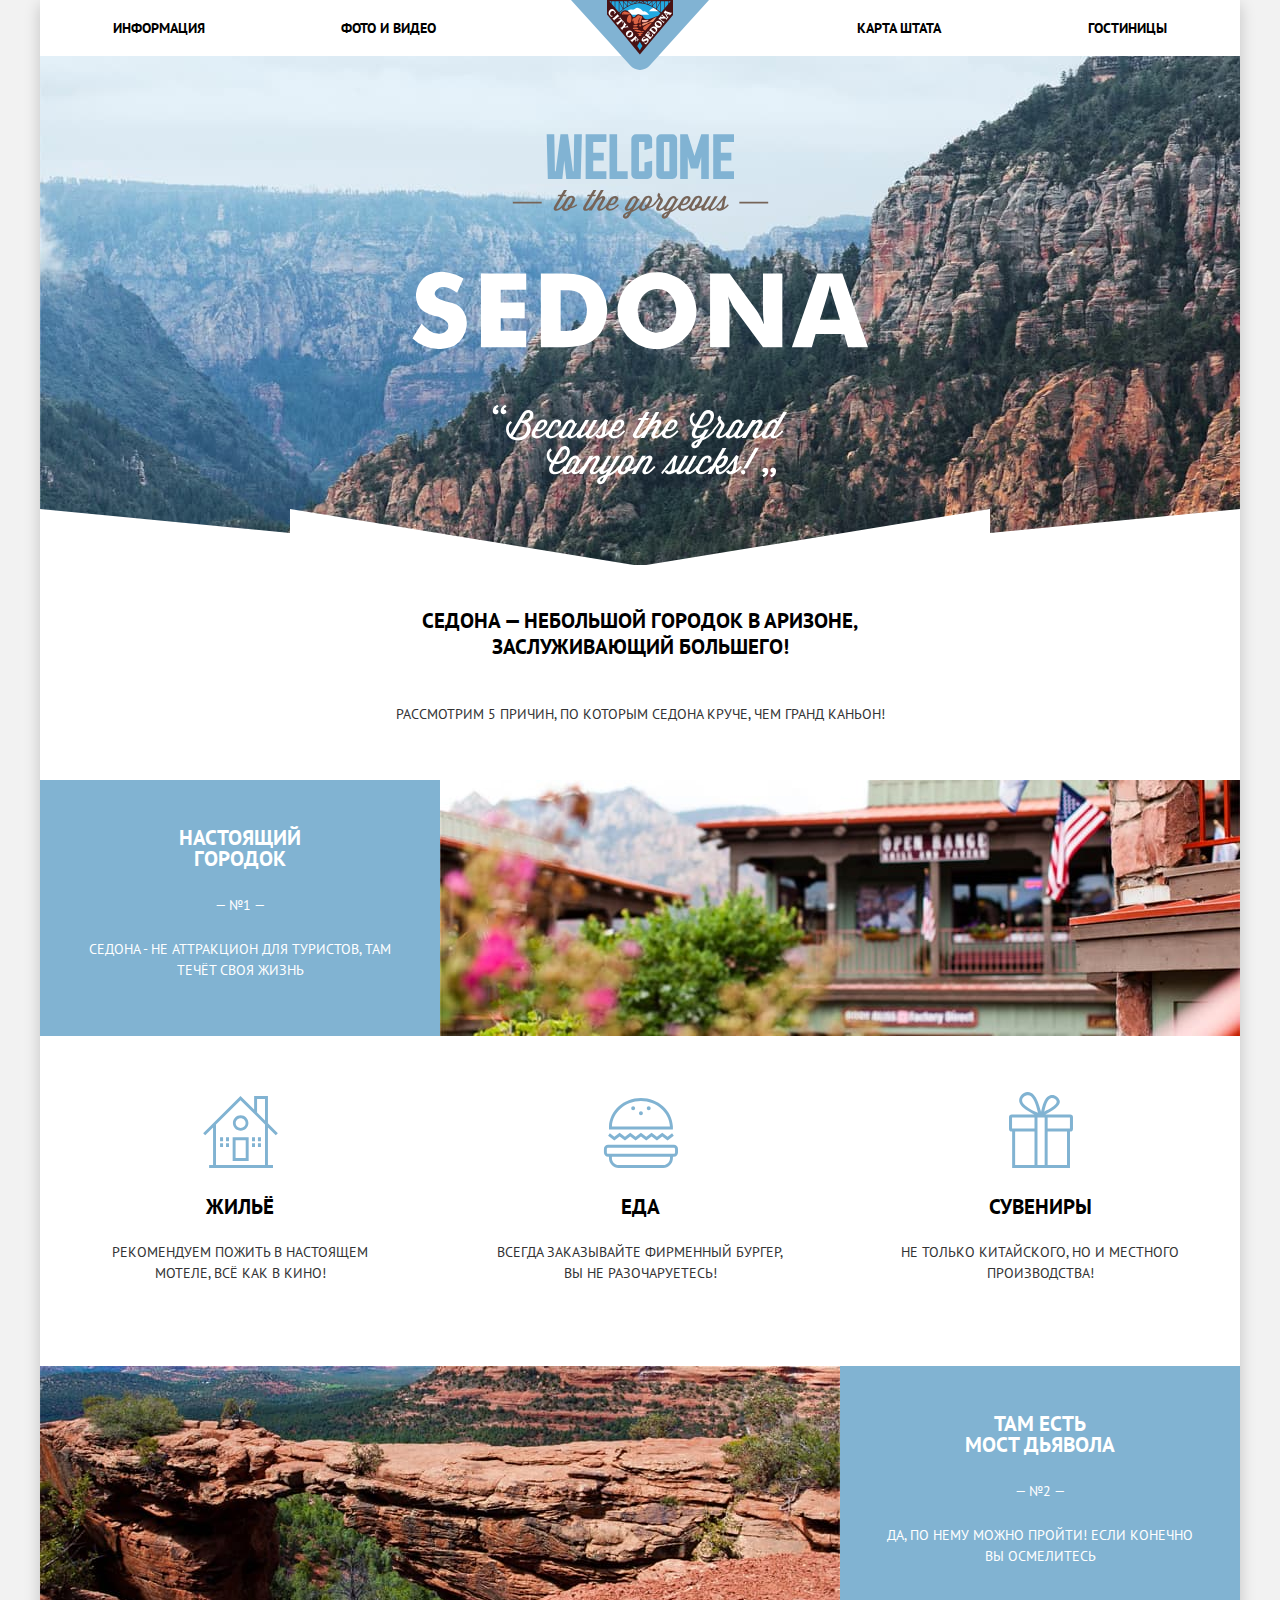
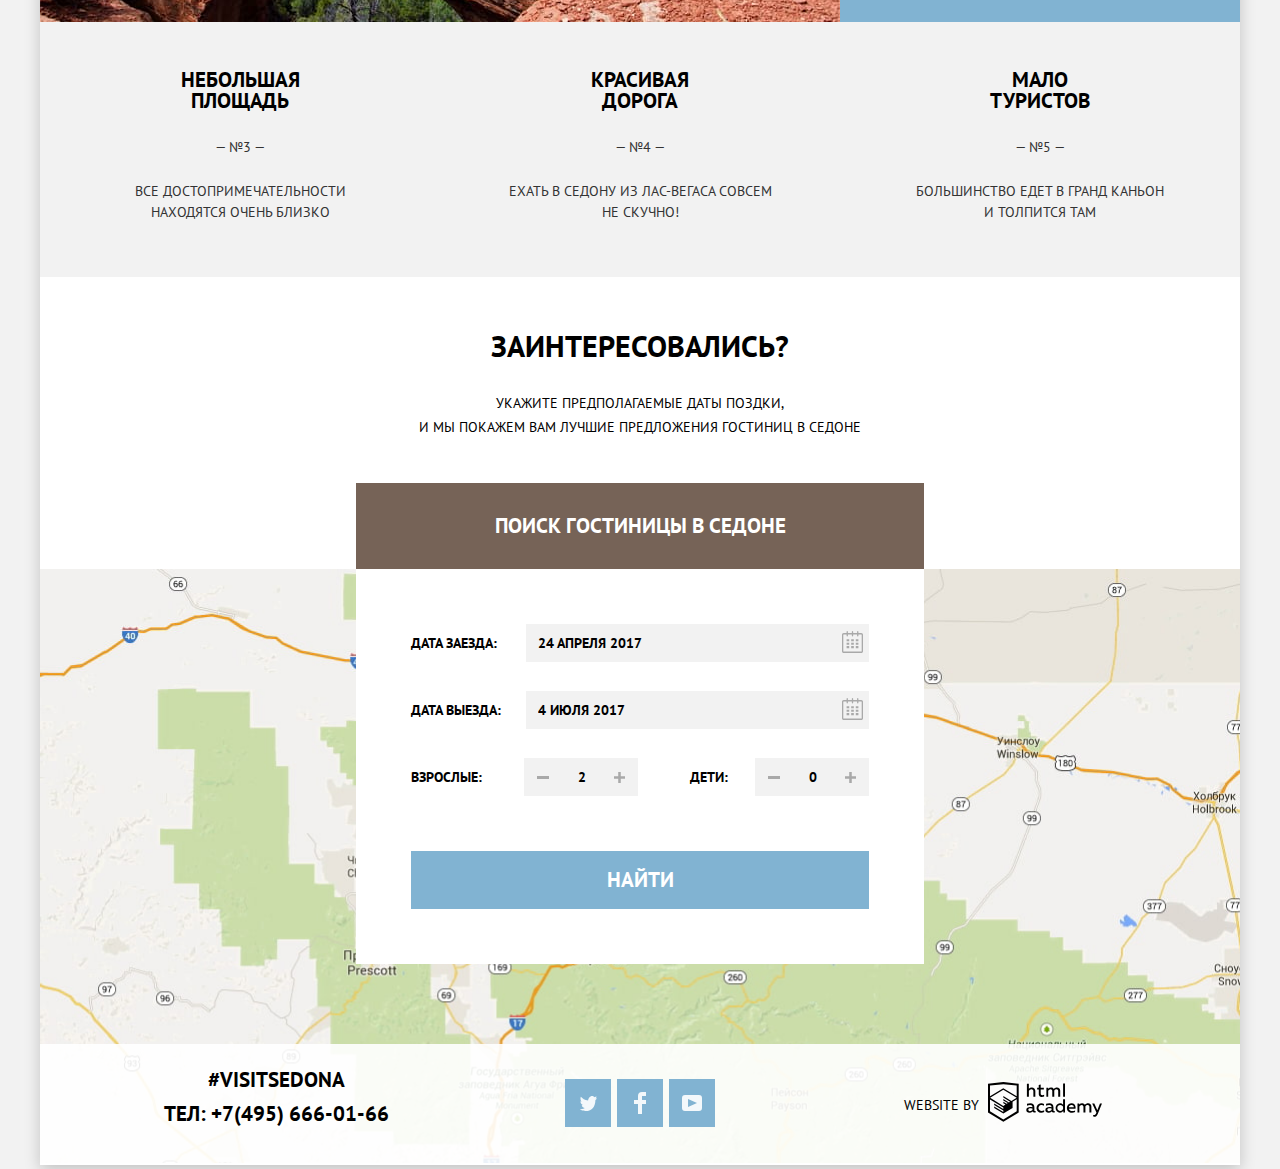
<file: index.html>
<!DOCTYPE html>
<html class="page" lang="ru">

<head>
  <meta charset="utf-8">
  <title>HTML Academy: Седона</title>
  <link href="https://fonts.googleapis.com/css2?family=PT+Sans:wght@400;700&display=swap" rel="stylesheet">
  <link rel="stylesheet" href="css/normalize.min.css">
  <link rel="stylesheet" href="css/style.min.css">
</head>

<body class="page-body">
  <div class="page-wrapper">
    <header class="main-header">
      <nav class="main-navigation inner">
        <a class="main-header-logo">
          <img src="img/svg-icon/logo.svg" width="138" height="70" alt="Логотип города Седона">
        </a>
        <ul class="site-navigation navigation-left">
          <li class="main-navigation-item"><a class="main-navigation-link" href="">Информация</a></li>
          <li class="main-navigation-item"><a class="main-navigation-link" href="">Фото и видео</a></li>
        </ul>
        <ul class="site-navigation navigation-right">
          <li class="main-navigation-item"><a class="main-navigation-link" href="">Карта штата</a></li>
          <li class="main-navigation-item"><a class="main-navigation-link" href="hotels.html">Гостиницы</a></li>
        </ul>
      </nav>
    </header>
    <main class="container">
      <section class="image-slide">
        <h1 class="visually-hidden">Добро пожаловать в Седону!</h1>
        <img class="photo-text" src="img/background/welcome.svg" width="457" height="351" alt="Седона лучше Гранд-Каньона">
      </section>
      <section class="subtitle-features">
        <h2 class="visually-hidden">Немного о Седоне</h2>
        <p class="intro-title">Седона — небольшой городок в Аризоне, заслуживающий большего!</p>
        <p class="intro-text">Рассмотрим 5 причин, по которым Седона круче, чем гранд каньон!</p>
      </section>
      <section class="features">
        <h2 class="visually-hidden">Причины</h2>
        <ol class="features-list">
          <li class="feature-item wide-item left-item">
            <div class="feature-text">
              <h3 class="wide-item-title">Настоящий городок</h3>
              <p class="wide-item-text counter"><br>Седона - не аттракцион для туристов, там течёт своя жизнь</p>
            </div>
            <div class="feature-image">
              <img src="img/features/image-1.jpg" width="800" height="256" alt="Кафе">
            </div>
          </li>
          <li class="features-additional">
            <ul class="features-list-additional">
              <li class="features-item-additional">
                <h3 class="item-title item-title-house">Жильё</h3>
                <p class="features-item-text">Рекомендуем пожить в настоящем мотеле, всё как в кино!</p>
              </li>
              <li class="features-item-additional">
                <h3 class="item-title item-title-food">Еда</h3>
                <p class="features-item-text">Всегда заказывайте фирменный бургер, вы не разочаруетесь!</p>
              </li>
              <li class="features-item-additional">
                <h3 class="item-title item-title-souvenirs">Сувениры</h3>
                <p class="features-item-text">Не только китайского, но и местного производства!</p>
              </li>
            </ul>
          </li>
          <li class="feature-item wide-item right-item">
            <div class="feature-text">
              <h3 class="wide-item-title">Там есть<br>мост дьявола</h3>
              <p class="wide-item-text counter"><br>Да, по нему можно пройти! Если конечно вы осмелитесь</p>
            </div>
            <div class="feature-image">
              <img src="img/features/image-2.jpg" width="800" height="256" alt="Мост дьявола">
            </div>
          </li>
          <li class="feature-item short-item">
              <h3 class="item-title">Небольшая площадь</h3>
              <p class="item-text counter"><br>Все достопримечательности находятся очень близко</p>
          </li>
          <li class="feature-item short-item">
            <h3 class="item-title">Красивая дорога</h3>
            <p class="item-text counter"><br>Ехать в Седону из Лас-Вегаса совсем не скучно!</p>
          </li>
          <li class="feature-item short-item">
            <h3 class="item-title">Мало<br>туристов</h3>
            <p class="item-text counter"><br>Большинство едет в Гранд Каньон<br>и толпится там</p>
          </li>
        </ol>
      </section>
      <section class="search-hotels">
        <h2 class="visually-hidden">Поиск гостиниц в Седоне</h2>
        <p class="search-title">Заинтересовались?</p>
        <p class="search-text">Укажите предполагаемые даты поздки,<br>и мы покажем вам лучшие предложения гостиниц в Седоне</p>
        <a class="search-button button" href="hotels.html" aria-label="Открыть форму бронирования гостиницы">Поиск гостиницы в Седоне</a>
      </section>
      <section class="search-hotels-modal">
        <h2 class="visually-hidden">Форма бронирования гостиницы в Седоне</h2>
        <div class="modal-search modal-show">
          <form class="search-hotel-form" action="https://echo.htmlacademy.ru/" method="post">
            <div class="search-hotel-form-item">
              <label class="search-hotel-form-item-label" for="arrival">Дата заезда:</label>
              <div class="search-hotel-form-item-wrapper">
                <input class="search-hotel-form-input arrival" id="arrival" type="text" name="check in" placeholder="24 апреля 2017">
                <button class="calendar button" type="button" aria-label="Открыть календарь"><svg width="21" height="23" fill="currentColor" xmlns="http://www.w3.org/2000/svg"><path fill-rule="evenodd" clip-rule="evenodd" d="M16.406 3.025h2.845c.966 0 1.749.822 1.749 1.837v16.302C21 22.179 20.217 23 19.251 23H1.75C.784 23 0 22.179 0 21.164V4.862c0-1.015.784-1.837 1.75-1.837h2.843V1.648c0-.381.294-.689.657-.689.362 0 .656.308.656.689v1.377h3.938V1.648c0-.381.294-.689.657-.689.361 0 .655.308.655.689v1.377h3.938V1.648c0-.381.293-.689.656-.689.362 0 .656.308.656.689v1.377zm3.159 18.459a.448.448 0 00.123-.32h.001V4.862a.449.449 0 00-.437-.459h-2.845v1.378c0 .381-.294.689-.656.689-.363 0-.656-.308-.656-.689V4.403h-3.938v1.378c0 .381-.294.689-.655.689-.363 0-.657-.308-.657-.689V4.403H5.907v1.378c0 .381-.294.689-.656.689-.363 0-.657-.308-.657-.689V4.403H1.75a.45.45 0 00-.438.459v16.302a.45.45 0 00.438.459h17.501a.448.448 0 00.314-.139z"/><path fill-rule="evenodd" clip-rule="evenodd" d="M4.594 9.225h2.625v2.066H4.594V9.225zm0 3.443h2.625v2.067H4.594v-2.067zm2.625 3.444H4.594v2.066h2.625v-2.066zm1.969 0h2.625v2.066H9.188v-2.066zm2.625-3.444H9.188v2.067h2.625v-2.067zM9.188 9.225h2.625v2.066H9.188V9.225zm7.218 6.887h-2.625v2.066h2.625v-2.066zm-2.625-3.444h2.625v2.067h-2.625v-2.067zm2.625-3.443h-2.625v2.066h2.625V9.225z"/></svg></button>
              </div>
            </div>
            <div class="search-hotel-form-item">
              <label class="search-hotel-form-item-label" for="leaving">Дата выезда:</label>
              <div class="search-hotel-form-item-wrapper">
                <input class="search-hotel-form-input leaving" id="leaving" type="text" name="check out" placeholder="4 июля 2017">
                <button class="calendar button" type="button" aria-label="Открыть календарь"><svg width="21" height="23" fill="currentColor" xmlns="http://www.w3.org/2000/svg"><path fill-rule="evenodd" clip-rule="evenodd" d="M16.406 3.025h2.845c.966 0 1.749.822 1.749 1.837v16.302C21 22.179 20.217 23 19.251 23H1.75C.784 23 0 22.179 0 21.164V4.862c0-1.015.784-1.837 1.75-1.837h2.843V1.648c0-.381.294-.689.657-.689.362 0 .656.308.656.689v1.377h3.938V1.648c0-.381.294-.689.657-.689.361 0 .655.308.655.689v1.377h3.938V1.648c0-.381.293-.689.656-.689.362 0 .656.308.656.689v1.377zm3.159 18.459a.448.448 0 00.123-.32h.001V4.862a.449.449 0 00-.437-.459h-2.845v1.378c0 .381-.294.689-.656.689-.363 0-.656-.308-.656-.689V4.403h-3.938v1.378c0 .381-.294.689-.655.689-.363 0-.657-.308-.657-.689V4.403H5.907v1.378c0 .381-.294.689-.656.689-.363 0-.657-.308-.657-.689V4.403H1.75a.45.45 0 00-.438.459v16.302a.45.45 0 00.438.459h17.501a.448.448 0 00.314-.139z"/><path fill-rule="evenodd" clip-rule="evenodd" d="M4.594 9.225h2.625v2.066H4.594V9.225zm0 3.443h2.625v2.067H4.594v-2.067zm2.625 3.444H4.594v2.066h2.625v-2.066zm1.969 0h2.625v2.066H9.188v-2.066zm2.625-3.444H9.188v2.067h2.625v-2.067zM9.188 9.225h2.625v2.066H9.188V9.225zm7.218 6.887h-2.625v2.066h2.625v-2.066zm-2.625-3.444h2.625v2.067h-2.625v-2.067zm2.625-3.443h-2.625v2.066h2.625V9.225z"/></svg></button>
              </div>
            </div>
            <div class="search-hotel-form-age">
              <div class="search-hotel-form-age-item">
                <div class="search-hotel-form-age-item-label"><label class="search-hotel-form-age-item-label-adult" for="adult">Взрослые:</label></div>
                <div class="search-hotel-form-age-item-input">
                  <button class="minus button" type="button" aria-label="Уменьшить на одного взрослого"><svg width="12" height="3" fill="currentColor" xmlns="http://www.w3.org/2000/svg"><path d="M0 0h12v3H0z"/></svg></button><input class="input-age adult" id="adult" type="text" name="adult" placeholder="2"><button class="plus button" type="button" aria-label="Увеличить на одного взрослого"><svg width="11" height="11" viewBox="0 0 11 11" fill="currentColor" xmlns="http://www.w3.org/2000/svg">
                  <path fill-rule="evenodd" clip-rule="evenodd" d="M4.23086 6.76932V11H6.76932V6.76932H11V4.23086H6.76932V0H4.23085V4.23086H0V6.76932H4.23086Z"/></svg></button>
                </div>
              </div>
              <div class="search-hotel-form-age-item">
                <div class="search-hotel-form-age-item-label"><label class="search-hotel-form-age-item-label-child" for="child">Дети:</label></div>
                <div class="search-hotel-form-age-item-input">
                  <button class="minus button" type="button" aria-label="Уменьшить на одного ребёнка"><svg width="12" height="3" fill="currentColor" xmlns="http://www.w3.org/2000/svg"><path d="M0 0h12v3H0z"/></svg></button><input class="input-age child" id="child" type="text" name="child" placeholder="0"><button class="plus button" type="button" aria-label="Увеличить на одного ребёнка"><svg width="11" height="11" viewBox="0 0 11 11" fill="currentColor" xmlns="http://www.w3.org/2000/svg">
                  <path fill-rule="evenodd" clip-rule="evenodd" d="M4.23086 6.76932V11H6.76932V6.76932H11V4.23086H6.76932V0H4.23085V4.23086H0V6.76932H4.23086Z"/></svg></button>
                </div>
              </div>
            </div>
            <div><button class="find-button button" type="submit">Найти</button></div>
          </form>
        </div>
      </section>
      <section class="map">
        <h2 class="visually-hidden">Карта города Седона</h2>
        <iframe src="https://www.google.com/maps/embed?pb=!1m14!1m12!1m3!1d352145.5373730167!2d-111.3616357691286!3d34.91468726558899!2m3!1f0!2f0!3f0!3m2!1i1024!2i768!4f13.1!5e0!3m2!1sru!2sru!4v1604124988804!5m2!1sru!2sru" width="1200" height="594" style="border:0;" allowfullscreen="" title="США штат Аризона" aria-hidden="false" tabindex="-1"></iframe>
      </section>
    </main>
    <footer class="page-footer">
      <div class="main-footer">
        <section class="footer-contacts">
          <h2 class="visually-hidden">Контакты</h2>
          <p class="footer-contacts-text">#visitsedona</p>
          <p class="footer-phone"><a class="footer-contacts-phone" href="tel:+74956660166">тел: +7(495) 666-01-66</a></p>
        </section>
        <section class="footer-social">
          <h2 class="visually-hidden">Давайте дружить!</h2>
          <ul class="social-list">
            <li class="social-item">
              <a class="social-button button" href="#">
                <span class="visually-hidden">Twitter</span>
                <svg aria-hidden="true" focusable="false" width="17" height="17" fill="none" xmlns="http://www.w3.org/2000/svg"><path d="M10.95 1.144c1.685-.496 2.984.27 3.577 1.18.673-.232 1.331-.482 2.011-.709a2.345 2.345 0 01-.857 1.768c.685.17 1.304-.49 1.304-.49-.169 1-1.006 1.787-1.563 2.023-.231 6.75-3.175 11.217-10.077 11.082h-.446c-.41 0-4.164-.46-4.898-1.887 2.271.196 3.893-.422 4.693-1.177-.96-.3-2.679-.477-2.979-2.95.349.106.564.228 1.19.12C1.705 9.246.374 8.53.448 6.33c.285.328 1.067.536 1.34.472-.703-.24-1.97-3.36-.894-4.952 1.818 1.854 3.735 3.606 7.152 3.773.208-2.293 1.137-3.83 2.904-4.479z" fill="rgba(255, 255, 255, 0.9)"/></svg>
              </a>
            </li>
            <li class="social-item">
              <a class="social-button button" href="#">
                <span class="visually-hidden">Facebook</span>
                <svg aria-hidden="true" focusable="false" width="12" height="22" fill="none" xmlns="http://www.w3.org/2000/svg"><path d="M12 4V0H8a4 4 0 00-4 4v4H0v4h4v10h4V12h4V8H8V4h4z" fill="rgba(255, 255, 255, 0.9)"/></svg>
              </a>
            </li>
            <li class="social-item">
              <a class="social-button button" href="#">
                <span class="visually-hidden">YouTube</span>
                <svg aria-hidden="true" focusable="false" width="20" height="16" fill="none" xmlns="http://www.w3.org/2000/svg"><path fill-rule="evenodd" clip-rule="evenodd" d="M3 0h14a3 3 0 013 3v10a3 3 0 01-3 3H3a3 3 0 01-3-3V3a3 3 0 013-3zm3.03 4v8L15 8 6.03 4z" fill="rgba(255, 255, 255, 0.9)"/></svg>
              </a>
            </li>
          </ul>
        </section>
        <section class="footer-copyright">
          <div class="htmlacademy">
            <p>Website by</p>
            <a href="https://htmlacademy.ru/intensive/htmlcss"><span class="visually-hidden">Логотип HTML Academy</span>
            <svg class="logo-htmlacademy" width="115" height="41" fill="currentColor" xmlns="http://www.w3.org/2000/svg"><path fill-rule="evenodd" clip-rule="evenodd" d="M15.52 1.057h-.17L0 2.72v28.776l15.35 9.343 15.352-9.344V2.72L15.52 1.057zm61.498 1.565h-1.93v13.11h1.93V2.621zm-36.156.01v5.136a3.976 3.976 0 012.849-1.23 3.387 3.387 0 012.614 1.007 3.55 3.55 0 011.015 2.662v5.556h-1.973v-5.297a1.984 1.984 0 00-.41-1.44 1.899 1.899 0 00-1.289-.718h-.316a3.081 3.081 0 00-2.448 1.5v5.955H38.9V2.633h1.963zm36.156 28.852h-1.74v-1.425a4.061 4.061 0 01-3.366 1.662c-2.437-.168-4.33-2.239-4.33-4.736 0-2.498 1.893-4.569 4.33-4.737a3.98 3.98 0 013.165 1.402v-5.33h1.941v13.164zm-29.952-1.425c.197-.008.392-.044.58-.107v1.435c-.398.153-.82.23-1.245.226a1.758 1.758 0 01-1.762-1.079 5.035 5.035 0 01-3.313 1.166c-1.593 0-3.07-.896-3.07-2.752 0-2.298 2.11-3.01 3.914-3.01.77.013 1.537.103 2.29.27v-.324c0-1.079-.802-1.91-2.31-1.91a7.682 7.682 0 00-3.166.69V22.83a10.56 10.56 0 013.365-.593c2.49 0 4.02 1.209 4.02 3.938v3.237a.592.592 0 00.13.429c.096.12.236.194.387.208h.18v.01zM40.27 28.84c.027.389.205.75.495 1.004.289.253.666.378 1.046.345h.116a3.537 3.537 0 002.542-1.079v-1.532a10.039 10.039 0 00-1.91-.227c-1.055 0-2.278.356-2.278 1.49h-.01zm15.752-5.902a5.183 5.183 0 00-2.712-.69h-.369a4.514 4.514 0 00-3.18 1.471 4.722 4.722 0 00-1.23 3.341v.442c.164 2.498 2.273 4.39 4.716 4.23 1.004.024 2-.187 2.912-.615v-1.845a5.185 5.185 0 01-2.564.69 2.885 2.885 0 01-2.657-1.426 3.024 3.024 0 010-3.07 2.884 2.884 0 012.657-1.427c.865-.003 1.71.26 2.427.755v-1.856zM66.15 30.06c.198-.008.393-.045.58-.108v1.435c-.397.153-.82.23-1.244.226a1.758 1.758 0 01-1.762-1.079 5.035 5.035 0 01-3.313 1.166c-1.593 0-3.07-.896-3.07-2.752 0-2.298 2.11-3.01 3.914-3.01.77.013 1.537.103 2.29.27v-.324c0-1.079-.802-1.91-2.311-1.91a7.682 7.682 0 00-3.165.69V22.83c1.084-.379 2.22-.58 3.365-.593 2.49 0 4.02 1.209 4.02 3.938v3.237a.592.592 0 00.129.429c.097.12.237.194.388.208h.18v.01zm-6.296-.212a1.468 1.468 0 01-.498-1.008h.021c0-1.133 1.16-1.489 2.279-1.489.642.015 1.281.09 1.91.227v1.532a3.537 3.537 0 01-2.543 1.079h-.116a1.404 1.404 0 01-1.053-.34zm9.472-2.918c0-1.644 1.304-2.977 2.912-2.977l.021.054c1.214 0 2.314.731 2.806 1.866v2.158a3.015 3.015 0 01-2.827 1.877c-1.608 0-2.912-1.333-2.912-2.978zm14.022-4.682c3.492 0 4.705 2.892 4.135 5.492h-6.562c.222 1.618 1.762 2.276 3.366 2.276a6.326 6.326 0 002.785-.636v1.726c-1 .436-2.08.646-3.165.615-2.67 0-5.012-1.532-5.012-4.769a4.572 4.572 0 011.145-3.268 4.37 4.37 0 013.076-1.469h.232v.033zm-2.48 3.927c.101-1.351 1.253-2.365 2.575-2.265h.042c.62-.057 1.234.17 1.675.62.442.449.666 1.075.614 1.71H80.87v-.065zm8.62 5.287v-8.966h1.74v1.079a3.983 3.983 0 012.934-1.37 3.001 3.001 0 012.785 1.51c.793-.881 1.9-1.399 3.07-1.435a3.192 3.192 0 012.489 1.01c.647.69.971 1.631.887 2.583v5.61h-2.004v-5.556a1.74 1.74 0 00-.366-1.262 1.665 1.665 0 00-1.132-.626h-.275a2.936 2.936 0 00-2.184 1.208v6.237H95.43v-5.557a1.742 1.742 0 00-.38-1.266 1.666 1.666 0 00-1.15-.611h-.21a3.153 3.153 0 00-2.333 1.392v6.074h-1.825l-.042-.054zm24.488-8.988h-2.005l-2.648 6.798-3.018-6.787h-2.11l4.221 9.063-.18.454c-.517 1.36-1.234 2.05-2.184 2.05a2.96 2.96 0 01-.897-.13v1.694c.38.096.77.147 1.161.151 1.329 0 2.585-.744 3.534-3.086l4.126-10.206zM52.689 6.787V3.55l-1.962.464v2.719h-1.583V8.49h1.646v4.5c-.067.826.234 1.64.82 2.213a2.653 2.653 0 002.197.743c.793.007 1.58-.121 2.332-.378v-1.726a4.647 4.647 0 01-1.783.356c-1.14 0-1.667-.389-1.667-1.575V8.513h3.165V6.787H52.69zm5.697 8.966V6.754h1.752v1.08a3.983 3.983 0 012.922-1.382 2.998 2.998 0 012.743 1.435c.793-.882 1.9-1.4 3.07-1.435.94-.037 1.85.347 2.491 1.052.64.704.949 1.66.843 2.617v5.62h-2.004v-5.556a1.743 1.743 0 00-.366-1.262 1.668 1.668 0 00-1.132-.626h-.243a2.937 2.937 0 00-2.184 1.209v6.236h-2.005v-5.557a1.742 1.742 0 00-.365-1.262 1.667 1.667 0 00-1.133-.626h-.242A3.153 3.153 0 0060.2 9.69v6.074h-1.815v-.01zm-29.689 14.55l.01-.006-.01.021v-.015zm0-11.983v11.983l-13.346 8.13-13.346-8.115V18.515l13.283 8.092v1.424l-9.105-5.503v1.414l9.157 5.621v1.5l-9.147-5.567v1.456l9.158 5.621 9.232-5.653v-6.107l4.114-2.492zm.01-1.542l-3.67 2.158-1.689 1.079-8.04-4.931v1.413l6.848 4.23-.148.097-1.055.582-5.665-3.452v1.445l4.473 2.72-1.055.722-3.376-2.05v1.414l2.215 1.338-2.247 1.36L2.11 16.863 15.31 8.729l13.399 8.049zm-13.42-9.506l13.42 8.081V4.563L15.362 3.13 2.015 4.564v10.79l13.273-8.082z"/></svg>
            </a>
          </div>
        </section>
      </div>
    </footer>
  </div>
  <script src="js/script.min.js"></script>
</body>

</html>
</file>
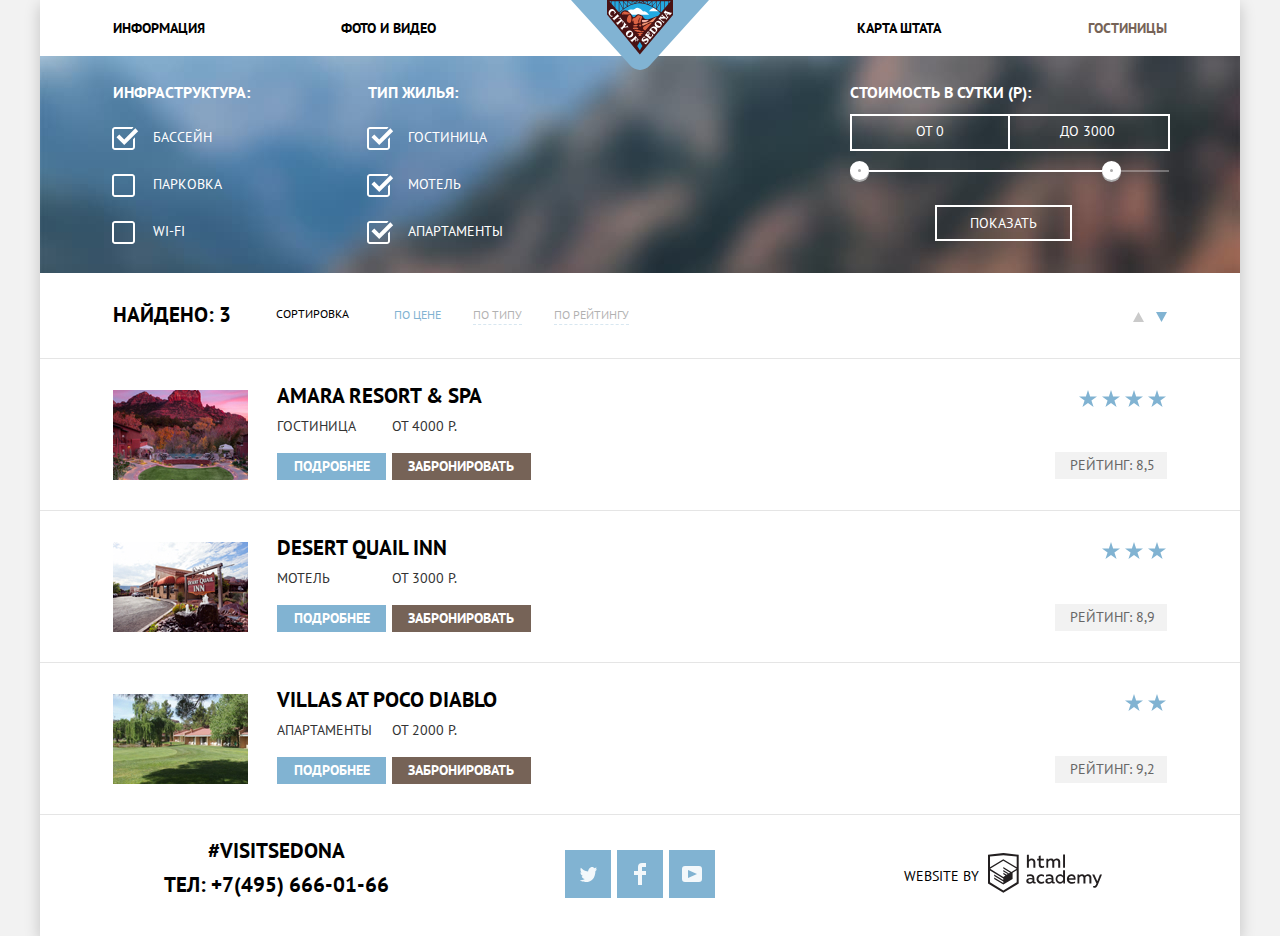
<file: hotels.html>
<!DOCTYPE html>
<html lang="ru">

<head>
  <meta charset="utf-8">
  <title>HTML Academy: Седона</title>
  <link href="https://fonts.googleapis.com/css2?family=PT+Sans:wght@400;700&display=swap" rel="stylesheet">
  <link rel="stylesheet" href="css/normalize.min.css">
  <link rel="stylesheet" href="css/style.min.css">
</head>

<body class="page-body hotels">
  <div class="page-wrapper">
    <header class="main-header">
      <nav class="main-navigation inner">
        <a class="main-header-logo" href="index.html">
          <img src="img/svg-icon/logo.svg" width="138" height="70" alt="Логотип города Седона">
        </a>
        <ul class="site-navigation navigation-left">
          <li class="main-navigation-item"><a class="main-navigation-link" href="">Информация</a></li>
          <li class="main-navigation-item"><a class="main-navigation-link" href="">Фото и видео</a></li>
        </ul>
        <ul class="site-navigation navigation-right">
          <li class="main-navigation-item"><a class="main-navigation-link" href="">Карта штата</a></li>
          <li class="main-navigation-item"><a class="main-navigation-link active">Гостиницы</a></li>
        </ul>
      </nav>
    </header>

    <main class="container page-hotels">
      <h1 class="visually-hidden">Поиск гостиниц в Седоне</h1>
      <section class="hotels-filter inner">
        <h2 class="visually-hidden">Фильтр гостиниц</h2>
        <form class="hotels-filter-form" action="https://echo.htmlacademy.ru/" method="get">
          <div class="section-checkbox">
          <fieldset class="filter-fieldset check-fieldset infrastructure-fieldset">
            <legend class="legend">Инфраструктура:</legend>
            <ul class="filter-list">
              <li>
                <input class="visually-hidden filter-input-checkbox" type="checkbox" name="swimming-pool" id="filter-swimming-pool" checked>
                <label class="filter-label checked" for="filter-swimming-pool">Бассейн</label>
              </li>
              <li>
                <input class="visually-hidden filter-input-checkbox" type="checkbox" name="parking" id="filter-parking">
                <label class="filter-label" for="filter-parking">Парковка</label>
              </li>
              <li>
                <input class="visually-hidden filter-input-checkbox" type="checkbox" name="wi-fi" id="filter-wi-fi">
                <label class="filter-label" for="filter-wi-fi">wi-fi</label>
              </li>
            </ul>
          </fieldset>
          <fieldset class="filter-fieldset check-fieldset type-fieldset">
            <legend class="legend">Тип жилья:</legend>
            <ul class="filter-list">
              <li>
                <input class="visually-hidden filter-input-checkbox" type="checkbox" name="hotel" id="filter-hotel" checked>
                <label class="filter-label" for="filter-hotel">Гостиница</label>
              </li>
              <li>
                <input class="visually-hidden filter-input-checkbox" type="checkbox" name="motel" id="filter-motel" checked>
                <label class="filter-label" for="filter-motel">Мотель</label>
              </li>
              <li>
                <input class="visually-hidden filter-input-checkbox" type="checkbox" name="apartments" id="filter-apartments" checked>
                <label class="filter-label" for="filter-apartments">Апартаменты</label>
              </li>
            </ul>
          </fieldset>
        </div>
          <div class="cost-fieldset-wrapper">
            <fieldset class="filter-fieldset cost-fieldset">
              <legend class="legend-cost">Стоимость в сутки (р):</legend>
              <div class="range-filter">
                <div class="price-controls">
                  <label class="min-price">
                      <input class="price-controls-input" type="text" name="min-price" placeholder
  ="от 0">
                  </label>
                  <label class="max-price">
                      <input class="price-controls-input" type="text" name="max-price" placeholder
  ="до 3000">
                  </label>
                </div>
                <div class="range-controls">
                  <div class="scale">
                    <div class="bar"></div>
                  </div>
                  <button class="toggle toggle-min button" tabindex="0" type="button"></button>
                  <button class="toggle toggle-max button" tabindex="0" type="button"></button>
                </div>
              </div>
            </fieldset>
            <button class="filter-button" type="submit">Показать</button>
          </div>
        </form>
      </section>
      <section class="results inner">
        <h2 class="visually-hidden">Варианты сортировки</h2>
        <div class="results-text">
          <p class="total">Найдено: 3</p>
          <h3 class="sort-title">Сортировка</h3>
          <ul class="sort">
            <li>
              <button class="sort-item active" type="button">По цене</button>
            </li>
            <li>
              <button class="sort-item" type="button">По типу</button>
            </li>
            <li>
              <button class="sort-item" type="button">По рейтингу</button>
            </li>
          </ul>
        </div>
        <div class="icon-dir">
          <button class="results-sort-button" type="button" aria-label="Сортировка по возрастанию">
            <svg width="11" height="10" fill="currentColor" xmlns="http://www.w3.org/2000/svg"><path d="M5.5 0L0 10h11L5.5 0z"/></svg>
          </button>
          <button class="results-sort-button active" type="button" aria-label="Сортировка по убыванию">
            <svg width="11" height="10" fill="currentColor" xmlns="http://www.w3.org/2000/svg"><path d="M5.5 10L0 0h11"/></svg>
          </button>
        </div>
      </section>
      <section class="hotels-item">
        <h2 class="visually-hidden">Список гостиниц</h2>
        <ul class="result-hotels">
          <li class="result-hotels-item">
            <div class="hotel-legend inner">
              <a class="result-hotels-link-photo" href="">
                <img src="img/hotels/amara.jpg" width="135" height="90" alt="Фото Amara resort & SPA">
              </a>
              <a class="result-hotels-link-name" href=""><h3 class="hotel-title">Amara resort & SPA</h3></a>
              <p class="result-hotels-text">Гостиница</p>
              <p class="result-hotels-text">от 4000 р.</p>
              <a class="button more-button" href="">Подробнее</a>
              <a class="button booking-button" href="">Забронировать</a>
            </div>
            <div class="rating inner">
              <div class="rating-stars">
                <svg width="19" height="17" fill="none" xmlns="http://www.w3.org/2000/svg"><path d="M9 0l2.13 6.5H18l-5.56 4 2.13 6.5L9 12.99 3.44 17l2.12-6.5L0 6.5h6.88L9 0z" fill="#81B3D2"/></svg>
                <svg width="19" height="17" fill="none" xmlns="http://www.w3.org/2000/svg"><path d="M9 0l2.13 6.5H18l-5.56 4 2.13 6.5L9 12.99 3.44 17l2.12-6.5L0 6.5h6.88L9 0z" fill="#81B3D2"/></svg>
                <svg width="19" height="17" fill="none" xmlns="http://www.w3.org/2000/svg"><path d="M9 0l2.13 6.5H18l-5.56 4 2.13 6.5L9 12.99 3.44 17l2.12-6.5L0 6.5h6.88L9 0z" fill="#81B3D2"/></svg>
                <svg width="19" height="17" fill="none" xmlns="http://www.w3.org/2000/svg"><path d="M9 0l2.13 6.5H18l-5.56 4 2.13 6.5L9 12.99 3.44 17l2.12-6.5L0 6.5h6.88L9 0z" fill="#81B3D2"/></svg>
              </div>
              <p class="rating-text">Рейтинг: 8,5</p>
            </div>
          </li>

          <li class="result-hotels-item">
            <div class="hotel-legend inner">
              <a class="result-hotels-link-photo" href="">
                <img src="img/hotels/desert.jpg" width="135" height="90" alt="Фото Desert Quail Inn">
              </a>
              <a class="result-hotels-link-name" href=""><h3 class="hotel-title">Desert Quail Inn</h3></a>
              <p class="result-hotels-text">Мотель</p>
              <p class="result-hotels-text">от 3000 р.</p>
              <a class="button more-button" href="">Подробнее</a>
              <a class="button booking-button" href="">Забронировать</a>
            </div>
            <div class="rating inner">
              <div class="rating-stars">
                <svg width="19" height="17" fill="none" xmlns="http://www.w3.org/2000/svg"><path d="M9 0l2.13 6.5H18l-5.56 4 2.13 6.5L9 12.99 3.44 17l2.12-6.5L0 6.5h6.88L9 0z" fill="#81B3D2"/></svg>
                <svg width="19" height="17" fill="none" xmlns="http://www.w3.org/2000/svg"><path d="M9 0l2.13 6.5H18l-5.56 4 2.13 6.5L9 12.99 3.44 17l2.12-6.5L0 6.5h6.88L9 0z" fill="#81B3D2"/></svg>
                <svg width="19" height="17" fill="none" xmlns="http://www.w3.org/2000/svg"><path d="M9 0l2.13 6.5H18l-5.56 4 2.13 6.5L9 12.99 3.44 17l2.12-6.5L0 6.5h6.88L9 0z" fill="#81B3D2"/></svg>
              </div>
              <p class="rating-text">Рейтинг: 8,9</p>
            </div>
          </li>
          <li class="result-hotels-item">
            <div class="hotel-legend inner">
              <a class="result-hotels-link-photo" href="">
                <img src="img/hotels/villas.jpg" width="135" height="90" alt="Фото Villas at Poco Diablo">
              </a>
              <a class="result-hotels-link-name" href=""><h3 class="hotel-title">Villas at Poco Diablo</h3></a>
              <p class="result-hotels-text">Апартаменты</p>
              <p class="result-hotels-text">от 2000 р.</p>
              <a class="button more-button" href="">Подробнее</a>
              <a class="button booking-button" href="">Забронировать</a>
            </div>
            <div class="rating inner">
              <div class="rating-stars">
                <svg width="19" height="17" fill="none" xmlns="http://www.w3.org/2000/svg"><path d="M9 0l2.13 6.5H18l-5.56 4 2.13 6.5L9 12.99 3.44 17l2.12-6.5L0 6.5h6.88L9 0z" fill="#81B3D2"/></svg>
                <svg width="19" height="17" fill="none" xmlns="http://www.w3.org/2000/svg"><path d="M9 0l2.13 6.5H18l-5.56 4 2.13 6.5L9 12.99 3.44 17l2.12-6.5L0 6.5h6.88L9 0z" fill="#81B3D2"/></svg>
              </div>
              <p class="rating-text">Рейтинг: 9,2</p>
            </div>
          </li>
        </ul>
      </section>
    </main>

    <footer class="page-footer main-footer">
      <section class="footer-contacts">
        <h2 class="visually-hidden">Контакты</h2>
        <p class="footer-contacts-text">#visitsedona</p>
        <p class="footer-phone"><a class="footer-contacts-phone" href="tel:+74956660166">тел: +7(495) 666-01-66</a></p>
      </section>
      <section class="footer-social">
        <h2 class="visually-hidden">Давайте дружить!</h2>
        <ul class="social-list">
          <li class="social-item">
            <a class="social-button button" href="#">
              <span class="visually-hidden">Twitter</span>
              <svg aria-hidden="true" focusable="false" width="17" height="17" fill="none" xmlns="http://www.w3.org/2000/svg"><path d="M10.95 1.144c1.685-.496 2.984.27 3.577 1.18.673-.232 1.331-.482 2.011-.709a2.345 2.345 0 01-.857 1.768c.685.17 1.304-.49 1.304-.49-.169 1-1.006 1.787-1.563 2.023-.231 6.75-3.175 11.217-10.077 11.082h-.446c-.41 0-4.164-.46-4.898-1.887 2.271.196 3.893-.422 4.693-1.177-.96-.3-2.679-.477-2.979-2.95.349.106.564.228 1.19.12C1.705 9.246.374 8.53.448 6.33c.285.328 1.067.536 1.34.472-.703-.24-1.97-3.36-.894-4.952 1.818 1.854 3.735 3.606 7.152 3.773.208-2.293 1.137-3.83 2.904-4.479z" fill="rgba(255, 255, 255, 0.9)"/></svg>
            </a>
          </li>
          <li class="social-item">
            <a class="social-button button" href="#">
              <span class="visually-hidden">Facebook</span>
              <svg aria-hidden="true" focusable="false" width="12" height="22" fill="none" xmlns="http://www.w3.org/2000/svg"><path d="M12 4V0H8a4 4 0 00-4 4v4H0v4h4v10h4V12h4V8H8V4h4z" fill="rgba(255, 255, 255, 0.9)"/></svg>
            </a>
          </li>
          <li class="social-item">
            <a class="social-button button" href="#">
              <span class="visually-hidden">YouTube</span>
              <svg aria-hidden="true" focusable="false" width="20" height="16" fill="none" xmlns="http://www.w3.org/2000/svg"><path fill-rule="evenodd" clip-rule="evenodd" d="M3 0h14a3 3 0 013 3v10a3 3 0 01-3 3H3a3 3 0 01-3-3V3a3 3 0 013-3zm3.03 4v8L15 8 6.03 4z" fill="rgba(255, 255, 255, 0.9)"/></svg>
            </a>
          </li>
        </ul>
      </section>
      <section class="footer-copyright">
        <div class="htmlacademy">
          <p>Website by</p>
          <a href="https://htmlacademy.ru/intensive/htmlcss"><span class="visually-hidden">Логотип HTML Academy</span>
          <svg class="logo-htmlacademy" width="115" height="41" fill="none" xmlns="http://www.w3.org/2000/svg"><path class="logo-htmlacademy" fill-rule="evenodd" clip-rule="evenodd" d="M15.52 1.057h-.17L0 2.72v28.776l15.35 9.343 15.352-9.344V2.72L15.52 1.057zm61.498 1.565h-1.93v13.11h1.93V2.621zm-36.156.01v5.136a3.976 3.976 0 012.849-1.23 3.387 3.387 0 012.614 1.007 3.55 3.55 0 011.015 2.662v5.556h-1.973v-5.297a1.984 1.984 0 00-.41-1.44 1.899 1.899 0 00-1.289-.718h-.316a3.081 3.081 0 00-2.448 1.5v5.955H38.9V2.633h1.963zm36.156 28.852h-1.74v-1.425a4.061 4.061 0 01-3.366 1.662c-2.437-.168-4.33-2.239-4.33-4.736 0-2.498 1.893-4.569 4.33-4.737a3.98 3.98 0 013.165 1.402v-5.33h1.941v13.164zm-29.952-1.425c.197-.008.392-.044.58-.107v1.435c-.398.153-.82.23-1.245.226a1.758 1.758 0 01-1.762-1.079 5.035 5.035 0 01-3.313 1.166c-1.593 0-3.07-.896-3.07-2.752 0-2.298 2.11-3.01 3.914-3.01.77.013 1.537.103 2.29.27v-.324c0-1.079-.802-1.91-2.31-1.91a7.682 7.682 0 00-3.166.69V22.83a10.56 10.56 0 013.365-.593c2.49 0 4.02 1.209 4.02 3.938v3.237a.592.592 0 00.13.429c.096.12.236.194.387.208h.18v.01zM40.27 28.84c.027.389.205.75.495 1.004.289.253.666.378 1.046.345h.116a3.537 3.537 0 002.542-1.079v-1.532a10.039 10.039 0 00-1.91-.227c-1.055 0-2.278.356-2.278 1.49h-.01zm15.752-5.902a5.183 5.183 0 00-2.712-.69h-.369a4.514 4.514 0 00-3.18 1.471 4.722 4.722 0 00-1.23 3.341v.442c.164 2.498 2.273 4.39 4.716 4.23 1.004.024 2-.187 2.912-.615v-1.845a5.185 5.185 0 01-2.564.69 2.885 2.885 0 01-2.657-1.426 3.024 3.024 0 010-3.07 2.884 2.884 0 012.657-1.427c.865-.003 1.71.26 2.427.755v-1.856zM66.15 30.06c.198-.008.393-.045.58-.108v1.435c-.397.153-.82.23-1.244.226a1.758 1.758 0 01-1.762-1.079 5.035 5.035 0 01-3.313 1.166c-1.593 0-3.07-.896-3.07-2.752 0-2.298 2.11-3.01 3.914-3.01.77.013 1.537.103 2.29.27v-.324c0-1.079-.802-1.91-2.311-1.91a7.682 7.682 0 00-3.165.69V22.83c1.084-.379 2.22-.58 3.365-.593 2.49 0 4.02 1.209 4.02 3.938v3.237a.592.592 0 00.129.429c.097.12.237.194.388.208h.18v.01zm-6.296-.212a1.468 1.468 0 01-.498-1.008h.021c0-1.133 1.16-1.489 2.279-1.489.642.015 1.281.09 1.91.227v1.532a3.537 3.537 0 01-2.543 1.079h-.116a1.404 1.404 0 01-1.053-.34zm9.472-2.918c0-1.644 1.304-2.977 2.912-2.977l.021.054c1.214 0 2.314.731 2.806 1.866v2.158a3.015 3.015 0 01-2.827 1.877c-1.608 0-2.912-1.333-2.912-2.978zm14.022-4.682c3.492 0 4.705 2.892 4.135 5.492h-6.562c.222 1.618 1.762 2.276 3.366 2.276a6.326 6.326 0 002.785-.636v1.726c-1 .436-2.08.646-3.165.615-2.67 0-5.012-1.532-5.012-4.769a4.572 4.572 0 011.145-3.268 4.37 4.37 0 013.076-1.469h.232v.033zm-2.48 3.927c.101-1.351 1.253-2.365 2.575-2.265h.042c.62-.057 1.234.17 1.675.62.442.449.666 1.075.614 1.71H80.87v-.065zm8.62 5.287v-8.966h1.74v1.079a3.983 3.983 0 012.934-1.37 3.001 3.001 0 012.785 1.51c.793-.881 1.9-1.399 3.07-1.435a3.192 3.192 0 012.489 1.01c.647.69.971 1.631.887 2.583v5.61h-2.004v-5.556a1.74 1.74 0 00-.366-1.262 1.665 1.665 0 00-1.132-.626h-.275a2.936 2.936 0 00-2.184 1.208v6.237H95.43v-5.557a1.742 1.742 0 00-.38-1.266 1.666 1.666 0 00-1.15-.611h-.21a3.153 3.153 0 00-2.333 1.392v6.074h-1.825l-.042-.054zm24.488-8.988h-2.005l-2.648 6.798-3.018-6.787h-2.11l4.221 9.063-.18.454c-.517 1.36-1.234 2.05-2.184 2.05a2.96 2.96 0 01-.897-.13v1.694c.38.096.77.147 1.161.151 1.329 0 2.585-.744 3.534-3.086l4.126-10.206zM52.689 6.787V3.55l-1.962.464v2.719h-1.583V8.49h1.646v4.5c-.067.826.234 1.64.82 2.213a2.653 2.653 0 002.197.743c.793.007 1.58-.121 2.332-.378v-1.726a4.647 4.647 0 01-1.783.356c-1.14 0-1.667-.389-1.667-1.575V8.513h3.165V6.787H52.69zm5.697 8.966V6.754h1.752v1.08a3.983 3.983 0 012.922-1.382 2.998 2.998 0 012.743 1.435c.793-.882 1.9-1.4 3.07-1.435.94-.037 1.85.347 2.491 1.052.64.704.949 1.66.843 2.617v5.62h-2.004v-5.556a1.743 1.743 0 00-.366-1.262 1.668 1.668 0 00-1.132-.626h-.243a2.937 2.937 0 00-2.184 1.209v6.236h-2.005v-5.557a1.742 1.742 0 00-.365-1.262 1.667 1.667 0 00-1.133-.626h-.242A3.153 3.153 0 0060.2 9.69v6.074h-1.815v-.01zm-29.689 14.55l.01-.006-.01.021v-.015zm0-11.983v11.983l-13.346 8.13-13.346-8.115V18.515l13.283 8.092v1.424l-9.105-5.503v1.414l9.157 5.621v1.5l-9.147-5.567v1.456l9.158 5.621 9.232-5.653v-6.107l4.114-2.492zm.01-1.542l-3.67 2.158-1.689 1.079-8.04-4.931v1.413l6.848 4.23-.148.097-1.055.582-5.665-3.452v1.445l4.473 2.72-1.055.722-3.376-2.05v1.414l2.215 1.338-2.247 1.36L2.11 16.863 15.31 8.729l13.399 8.049zm-13.42-9.506l13.42 8.081V4.563L15.362 3.13 2.015 4.564v10.79l13.273-8.082z" fill="#231F20"/></svg>
          </a>
        </div>
      </section>
    </footer>
  </div>
</body>
</html>
</file>
<file: css/style.min.css>
@keyframes stretching{0%{opacity:0;transform:translateY(-100%)}to{opacity:1;transform:translateY(0)}}@keyframes closing{0%{opacity:1;transform:translateY(0)}to{opacity:0;transform:translateY(-100%)}}@keyframes shake{0%,to{transform:translateX(0)}10%,30%,50%,70%,90%{transform:translateX(-8px)}20%,40%,60%,80%{transform:translateX(8px)}}:root{--black: #000000;--grey: #F2F2F2;--white: #FFFFFF;--white-transparent: rgba(255, 255, 255, 0.3);--white-transparent-min: rgba(255, 255, 255, 0.9);--white-transparent-max: rgba(255, 255, 255, 0);--black-transparent: rgba(0, 0, 0, 0.3);--grey-text: #333333;--grey-rating: #666666;--grey-logo: #BDBBBC;--grey-shadow: rgba(0, 1, 1, 0.2);--grey-border: #E5E5E5;--grey-input: #EBEBEB;--grey-toggle: #ABABAB;--grey-svg: #A9A9A9;--grey-svg-dir: #CACACA;--blue: #81B3D2;--blue-dark: #669EC0;--blue-darken: #5496BD;--brown: #766357;--brown-dark: #604E43;--brown-darken: #503E33;--wrapper-width: 1200px;--main-font: "PT Sans", Arial, sans-serif;--fs-extra-min: 12px;--fs-min: 14px;--fs-medium: 16px;--fs-normal: 21px;--fs-max: 30px;--lh-extra-min: 18px;--lh-min: 21px;--lh-normal: 24px;--lh-max: 26px;--fw-normal: 400;--fw-bold: 700}.visually-hidden{position:absolute;width:1px;height:1px;margin:-1px;border:0;padding:0;white-space:nowrap;clip-path:inset(100%);clip:rect(0 0 0 0);overflow:hidden}.page{height:100%}.page-body{font-family:var(--main-font);font-size:var(--fs-min);line-height:var(--lh-min);font-weight:var(--fw-normal);color:var(--black);text-transform:uppercase;background-color:var(--grey)}.page-wrapper{min-height:100%;display:grid;grid-template-rows:min-content 1fr min-content;margin:0 auto;width:var(--wrapper-width);background-color:var(--white);box-shadow:0 5px 15px var(--grey-shadow)}.inner{padding-left:73px;padding-right:73px}.main-header{background-color:var(--white)}.main-navigation{display:flex;justify-content:space-between;align-items:center;font-size:var(--fs-min);line-height:var(--lh-max);font-weight:var(--fw-bold)}.main-navigation-link{color:var(--black);text-decoration:none}.main-navigation a:hover{color:var(--blue)}.main-navigation a:active{color:var(--black);opacity:.3}.main-navigation .active{color:var(--brown)}.main-header-logo{order:1;z-index:1;top:0;width:138px;height:56px}.main-navigation-item{flex-grow:1}.site-navigation{list-style:none;display:flex;justify-content:center;align-items:center;flex-wrap:wrap;flex-grow:1;margin:0;padding:0;flex-basis:531px}.navigation-left,.navigation-right{align-items:center;text-align:left}.navigation-right{order:2;text-align:right}.image-slide{background-image:url(../img/background/background-photo.jpg);background-repeat:no-repeat;background-position:center;background-size:auto;background-color:var(--blue);height:509px}.photo-text{display:block;margin:15px auto 0}.image-slide::before{position:relative;content:url(../img/background/shape.svg);bottom:-453px}.subtitle-features{padding:22px 340px 39px}.intro-text,.intro-title{line-height:var(--lh-max);text-align:center}.intro-title{font-size:var(--fs-normal);font-weight:var(--fw-bold);margin-bottom:41px}.intro-text{font-size:var(--fs-min);color:var(--grey-text)}.features{position:relative;z-index:100}.features-list{display:grid;grid-template-columns:repeat(3,1fr);grid-template-rows:auto auto auto;margin:0;padding:0;counter-reset:section;list-style:none}.counter::before{counter-increment:section;content:"— №" counter(section) " —";display:inline-block;vertical-align:baseline;position:relative;width:100px;margin-bottom:23px;margin-top:5px}.feature-item{background-color:var(--grey)}.wide-item{background-color:var(--blue);color:var(--white);display:flex;justify-content:center;align-items:start;grid-column-start:1;grid-column-end:4}.short-item{padding:26px 60px 40px}.feature-text{padding:26px 45px 41px}.feature-image{line-height:0}.right-item{flex-direction:row-reverse}.wide-item-title{font-size:var(--fs-normal);line-height:var(--lh-min);font-weight:var(--fw-bold);text-align:center;margin-left:50px;margin-right:50px}.wide-item-text{color:var(--white);text-align:center}.item-title{font-size:var(--fs-normal);line-height:var(--lh-min);font-weight:var(--fw-bold);text-align:center;margin-left:60px;margin-right:60px}.item-text{color:var(--grey-text);text-align:center}.features-additional{grid-column-start:1;grid-column-end:4}.features-list-additional{list-style:none;display:grid;grid-template-columns:repeat(3,1fr);justify-content:center;align-items:center;margin:0;padding:0}.features-item-additional{display:flex;flex-direction:column;justify-content:center;align-items:center;padding:34px 50px 54px}.features-item-text{color:var(--grey-text);text-align:center;margin-top:4px;margin-bottom:28px}.item-title-food::before,.item-title-house::before,.item-title-souvenirs::before{display:block;content:"";position:relative;left:50%;margin-left:-37px;width:75px;height:77px;background-image:url(../img/svg-icon/icon-1.svg);background-repeat:no-repeat;background-position:center bottom;background-size:auto;margin-bottom:28px}.item-title-food::before,.item-title-souvenirs::before{background-image:url(../img/svg-icon/icon-2.svg)}.item-title-souvenirs::before{background-image:url(../img/svg-icon/icon-3.svg)}.search-hotels{position:relative;text-align:center;margin-left:316px;margin-right:316px;padding-top:57px;z-index:100;background-color:var(--white)}.search-text,.search-title{line-height:var(--lh-normal)}.search-title{font-size:var(--fs-max);font-weight:var(--fw-bold);margin-top:0;margin-bottom:33px}.search-text{font-size:var(--fs-min)}.button{color:var(--white);font-weight:var(--fw-bold);text-decoration:none;cursor:pointer}.search-button{display:block;text-align:center;font-size:var(--fs-normal);line-height:var(--lh-max);background-color:var(--brown);padding:30px;margin-top:44px}.search-button:hover{background-color:var(--brown-dark)}.search-button:active{background-color:var(--brown-darken);color:var(--white-transparent)}.search-button:focus{background-color:var(--brown-dark)}.find-button{text-align:center;font-size:var(--fs-normal);line-height:var(--lh-max);background-color:var(--blue);padding:16px 25px;margin-top:30px;border:0;text-transform:uppercase;width:100%}.find-button:hover{background-color:var(--blue-dark)}.find-button:active{background-color:var(--blue-darken);color:var(--white-transparent)}.search-hotels-modal{justify-content:center;align-items:flex-start;display:flex;position:relative;z-index:1}.modal-close,.modal-shake,.modal-show{animation-name:stretching;animation-duration:1s;animation-fill-mode:forwards}.modal-close,.modal-shake{animation-name:closing}.modal-shake{animation-name:shake;animation-duration:500ms}.modal-search{position:absolute;display:flex;justify-content:center;align-items:center;margin:0 auto;background-color:var(--white);width:568px;z-index:2}.search-hotel-form{font-size:var(--fs-min);line-height:var(--lh-max);font-weight:var(--fw-bold);text-align:left;display:flex;justify-content:flex-start;align-items:stretch;flex-direction:column;flex-wrap:nowrap;padding:55px;width:100%}.search-hotel-form-item{display:flex;justify-content:space-between;align-items:center;margin:0 0 29px}.search-hotel-form-item-label{flex-grow:1}.search-hotel-form-item-wrapper{display:flex;justify-content:flex-start;align-items:stretch;width:75%}.search-hotel-form-input{border:0;background-color:var(--grey);font-size:var(--fs-min);line-height:var(--lh-max);font-weight:var(--bold);color:var(--black);padding:6px 12px;text-transform:uppercase;width:100%;box-sizing:border-box}.search-hotel-form-input:hover{background-color:var(--grey-input)}.search-hotel-form-input:focus{background-color:var(--white);outline:2px solid var(--grey-border);outline-offset:-2px}.input-age::placeholder,.search-hotel-form-input::placeholder{color:var(--black);opacity:1}.calendar{border:0;color:var(--grey-svg);background-color:var(--grey)}.search-hotel-form-age{flex-direction:row;margin-bottom:25px}.search-hotel-form-age,.search-hotel-form-age-item,.search-hotel-form-age-item-input{display:flex;justify-content:space-between;align-items:center;box-sizing:border-box}.search-hotel-form-age-item-input{width:114px;height:38px;align-items:stretch}.search-hotel-form-age-item-label-adult{margin-right:42px;flex-grow:1}.search-hotel-form-age-item-label-child{margin-right:27px;flex-grow:1}.input-age,.minus,.plus{border:0;text-align:center;background-color:var(--grey)}.input-age{font-size:var(--fs-min);line-height:var(--lh-max);font-weight:var(--bold);color:var(--black);height:26px;padding:6px 0;text-transform:uppercase;width:20px;flex-grow:1}.minus,.plus{display:flex;position:relative;justify-content:center;align-items:center;color:var(--grey-svg);padding:0 13px}.calendar:hover{color:var(--black)}.calendar:active{color:var(--blue)}.minus:hover{color:var(--black)}.minus:active{color:var(--blue)}.plus:hover{color:var(--black)}.plus:active{color:var(--blue)}.map{position:relative;background-image:url(../img/map/map.jpg);background-repeat:no-repeat;background-position:top;background-size:cover;height:594px;width:1200px;margin:0 0 -119px}.page-footer{position:relative;min-height:121px;max-width:1200px;margin:0;padding:0}.results{display:flex;justify-content:space-between;align-items:baseline;padding-top:6px;padding-bottom:9px}.results-text{display:flex;justify-content:center;align-items:center}.total{font-size:var(--fs-normal);line-height:var(--lh-max);font-weight:var(--fw-bold);padding-right:45px;margin-top:23px}.sort-title{font-size:var(--fs-extra-min);line-height:var(--lh-extra-min);font-weight:var(--fw-normal);align-self:center;margin-right:45px}.sort{list-style:none;margin:0;padding:0;display:grid;gap:32px;grid-template-columns:repeat(3,auto);align-self:center}.sort-item{border:0;font-size:var(--fs-extra-min);line-height:var(--lh-extra-min);font-weight:var(--fw-normal);text-transform:uppercase;background:0 0;padding:0;color:var(--black);opacity:.3;border-bottom:var(--blue) dashed 1px}.sort-item.active{border:0}.sort-item.active,.sort-item:hover{color:var(--blue);opacity:1}.sort-item:active{color:var(--black);opacity:1;border:0}.icon-dir{display:flex;justify-content:flex-end;align-items:center}.results-sort-button{border:0;background-color:var(--white);cursor:pointer;padding:0;color:var(--grey-svg-dir)}.results-sort-button:last-child{margin-left:12px}.results-sort-button.active{color:var(--blue)}.results-sort-button:hover{color:var(--black)}.results-sort-button:active{color:var(--blue)}.result-hotels{list-style:none;padding:0;display:grid;grid-template-rows:repeat(3,auto);margin-top:0;margin-bottom:0}.result-hotels-item{display:flex;justify-content:space-between;align-items:center;border-top:1px solid var(--grey-border)}.result-hotels-item:last-child{border-bottom:1px solid var(--grey-border)}.hotel-legend{display:grid;align-items:center;grid-template-columns:repeat(3,min-content);grid-template-rows:repeat(3,min-content);margin-top:24px;margin-bottom:30px}.result-hotels-link-photo{grid-row:1/4;margin-right:29px;line-height:0;margin-top:7px}.result-hotels-link-name{text-decoration:none;grid-column:2/4}.hotel-title{font-size:var(--fs-normal);line-height:var(--lh-max);font-weight:var(--fw-bold);color:var(--black);margin:0 0 7px}.hotel-title:hover{color:var(--blue)}.hotel-title:active{color:var(--black-transparent)}.more-button,.result-hotels-text{font-size:var(--fs-min);line-height:var(--lh-min)}.result-hotels-text{font-weight:var(--fw-normal);color:var(--grey-text);margin:0 0 15px}.more-button{background-color:var(--blue);margin-right:6px;padding:3px 16px 3px 17px}.more-button:hover{background-color:var(--blue-dark)}.more-button:active{background-color:var(--blue-darken);color:var(--white-transparent)}.more-button:focus{background-color:var(--blue-dark)}.booking-button{font-size:var(--fs-min);line-height:var(--lh-min);background-color:var(--brown);padding:3px 17px 3px 16px}.booking-button:hover{background-color:var(--brown-dark)}.booking-button:active{background-color:var(--brown-darken);color:var(--white-transparent)}.booking-button:focus{background-color:var(--brown-dark)}.rating{display:flex;justify-content:space-between;align-items:flex-end;flex-direction:column}.rating-stars{margin-bottom:25px}.hotels-filter,.rating-text{font-size:var(--fs-min);line-height:var(--lh-min);font-weight:var(--fw-normal)}.rating-text{color:var(--grey-rating);background-color:var(--grey);padding:3px 12px 3px 15px;margin-bottom:0}.hotels-filter{color:var(--white);background-image:url(../img/background/background.jpg);background-repeat:no-repeat;background-position:top;background-size:cover;background-color:var(--blue-darken)}.hotels-filter-form{display:flex;justify-content:space-between;align-items:flex-start;width:100%}.filter-fieldset{border:0;padding:0;margin-top:26px;margin-left:0;margin-bottom:5px;width:100%}.legend,.legend-cost{font-size:var(--fs-medium);font-weight:var(--fw-bold);margin-bottom:24px}.legend-cost{margin-bottom:11px}.section-checkbox{display:flex;justify-content:flex-start;align-items:flex-start}.check-fieldset{margin-right:118px}.check-fieldset:last-child{margin-right:0}.cost-fieldset-wrapper{width:30%;display:flex;flex-direction:column;justify-content:center;align-items:center}.filter-list{list-style:none;margin:0 0 0 40px;padding:0}.filter-label{position:relative;display:block;cursor:pointer;user-select:none;margin-bottom:26px;box-sizing:border-box}.filter-input-checkbox:focus+label{outline:var(--grey) dotted 1px}.filter-input-checkbox+.filter-label::before{content:"";position:absolute;left:-41px;width:27px;height:23px;background-image:url(../img/svg-icon/checkbox-off.svg);background-repeat:no-repeat;background-position:0 0;background-size:contain}.filter-input-checkbox:checked+.filter-label::before{content:"";position:absolute;left:-41px;width:27px;height:23px;background-image:url(../img/svg-icon/checkbox-on.svg);background-repeat:no-repeat;background-position:0 0;background-size:contain}.filter-input-checkbox:disabled+.filter-label::before{content:"";position:absolute;left:-41px;width:27px;height:23px;background-image:url(../img/svg-icon/checkbox-off-block.svg);background-repeat:no-repeat;background-position:0 0;background-size:contain}.filter-input-checkbox:checked:disabled+.filter-label::before{content:"";position:absolute;left:-41px;width:27px;height:23px;background-image:url(../img/svg-icon/checkbox-on-block.svg);background-repeat:no-repeat;background-position:0 0;background-size:contain}.price-controls{display:flex;justify-content:space-between;align-items:stretch;margin-bottom:19px;border:2px solid var(--white);width:100%}.price-controls-input{text-align:center;border:0;background-color:var(--white-transparent-max);color:var(--white);text-transform:uppercase;width:100%;padding:7px 0 10px}.price-controls-input:last-child{padding-right:1px}.price-controls-input::placeholder{color:var(--white);opacity:1}.price-controls::after{content:"";position:relative;right:50%;border:1px solid var(--white)}.bar,.scale{height:2px;background-color:var(--white-transparent);width:101%}.bar{background-color:var(--white);width:82%}.range-controls{position:relative;margin-bottom:20px}.toggle{display:block;position:absolute;top:-9px;left:0;width:19px;height:19px;padding:0;border:8px solid var(--white);background-color:var(--grey-toggle);border-radius:50%;box-shadow:0 2px 0 var(--grey-toggle)}.toggle-max{left:252px}.toggle:hover{transform:scale(1.2);transition:.2s background-color,.2s color}.toggle:focus{transform:scale(1.2);transition:.2s background-color,.2s color}.filter-button{background-color:var(--white-transparent-max);color:var(--white);text-transform:uppercase;padding:8px 33px;border:2px solid var(--white);margin-left:-11px;margin-top:8px;cursor:pointer}.filter-button:hover{background-color:var(--white);color:var(--black)}.filter-button:focus{background-color:var(--white);color:var(--black)}.main-footer{background-color:var(--white-transparent-min);display:grid;grid-template-columns:repeat(3,1fr);align-items:start}.footer-contacts{font-size:var(--fs-normal);line-height:var(--lh-max);font-weight:var(--fw-bold);text-align:center;padding-top:23px;padding-left:73px}.footer-contacts-text{margin:0;padding-bottom:8px}.footer-phone{margin:0}.footer-contacts-phone{text-decoration:none;color:var(--black);margin:0}.social-button,.social-list{display:flex;align-items:center;justify-content:center}.social-list{list-style:none;flex-wrap:wrap;margin:0;padding:0}.social-button{background-color:var(--blue);width:46px;height:48px}.social-item{margin-right:6px;margin-top:35px;margin-bottom:36px}.social-item:last-child{margin-right:0}.social-button:hover{background-color:var(--blue-dark)}.social-button:active{background-color:var(--blue-darken);color:var(--white-transparent)}.social-button:focus{background-color:var(--blue-dark)}.footer-copyright{font-size:var(--fs-min);line-height:var(--lh-max);padding-right:73px;padding-top:34px;text-align:center}.htmlacademy{display:flex;justify-content:center;align-items:center}.logo-htmlacademy{margin-left:9px;color:var(--black)}.logo-htmlacademy:hover{color:var(--blue)}.logo-htmlacademy:active{color:var(--grey-logo)}
</file>
